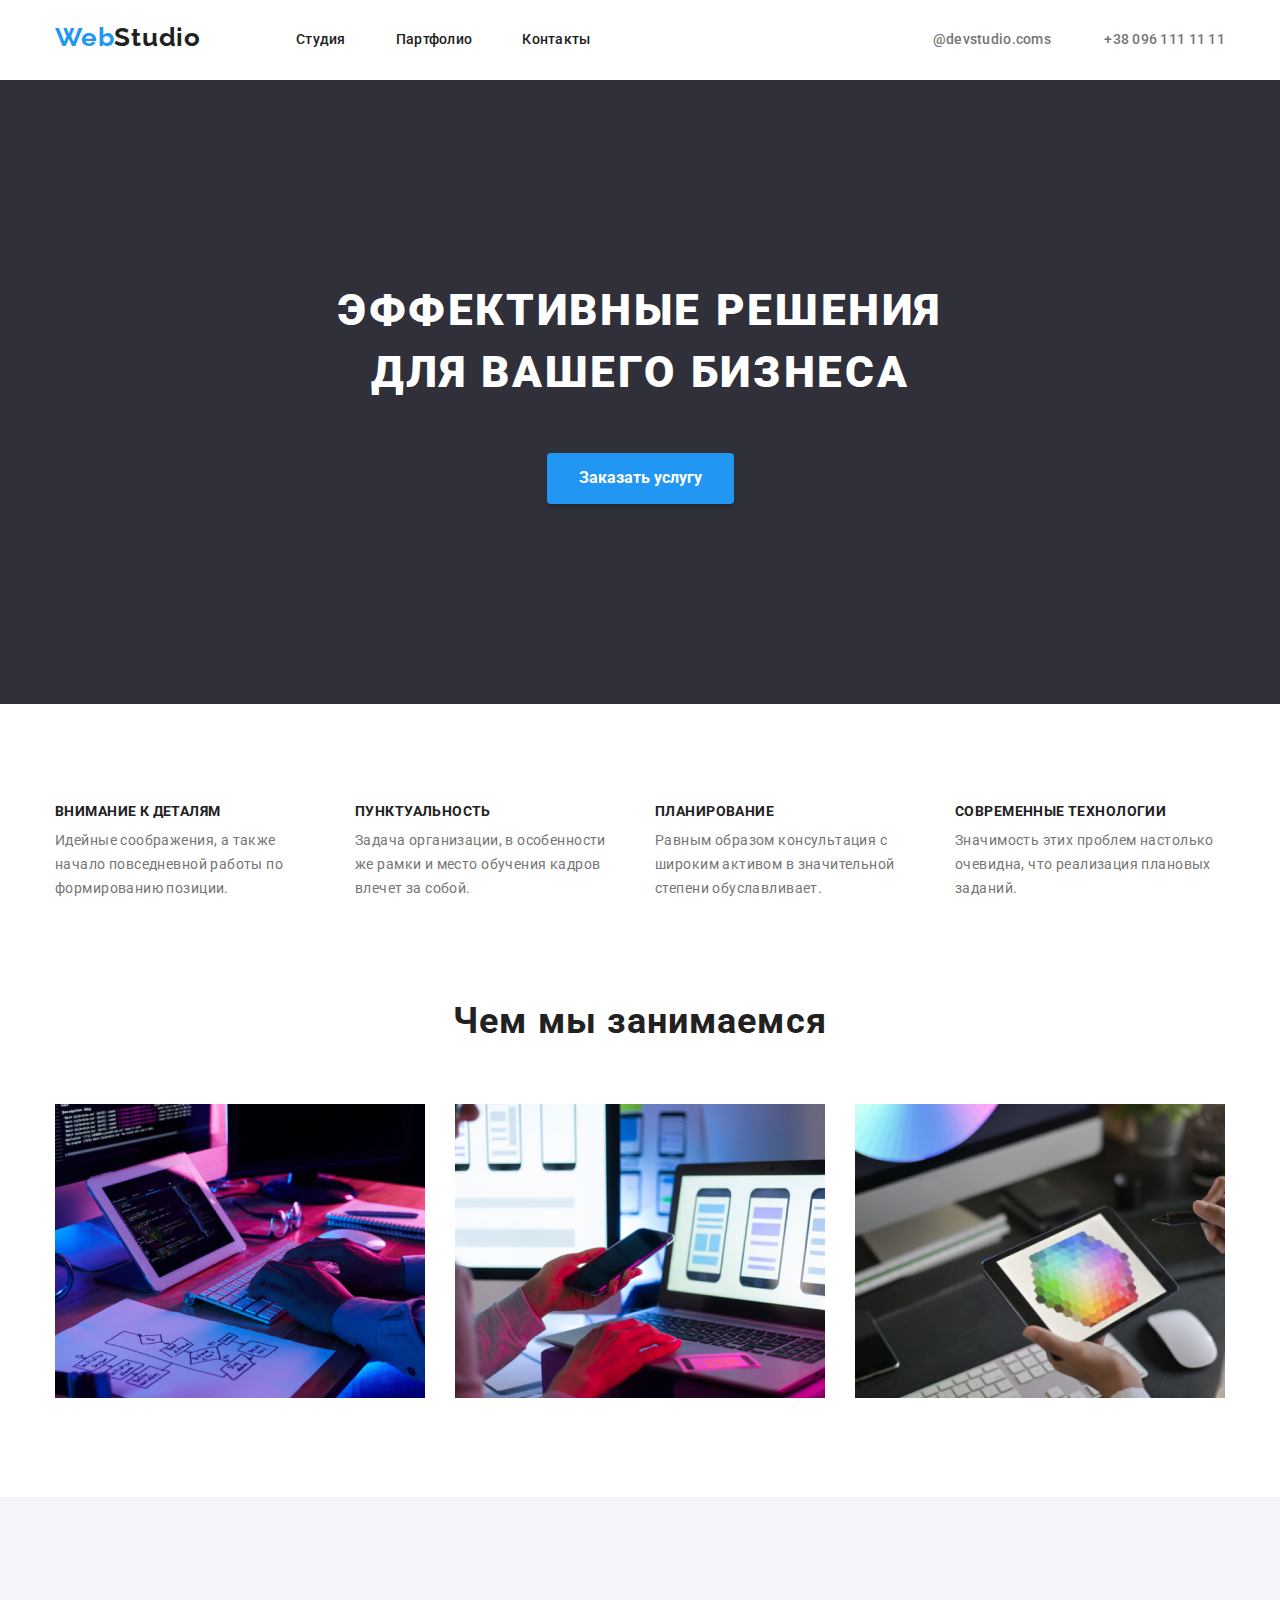
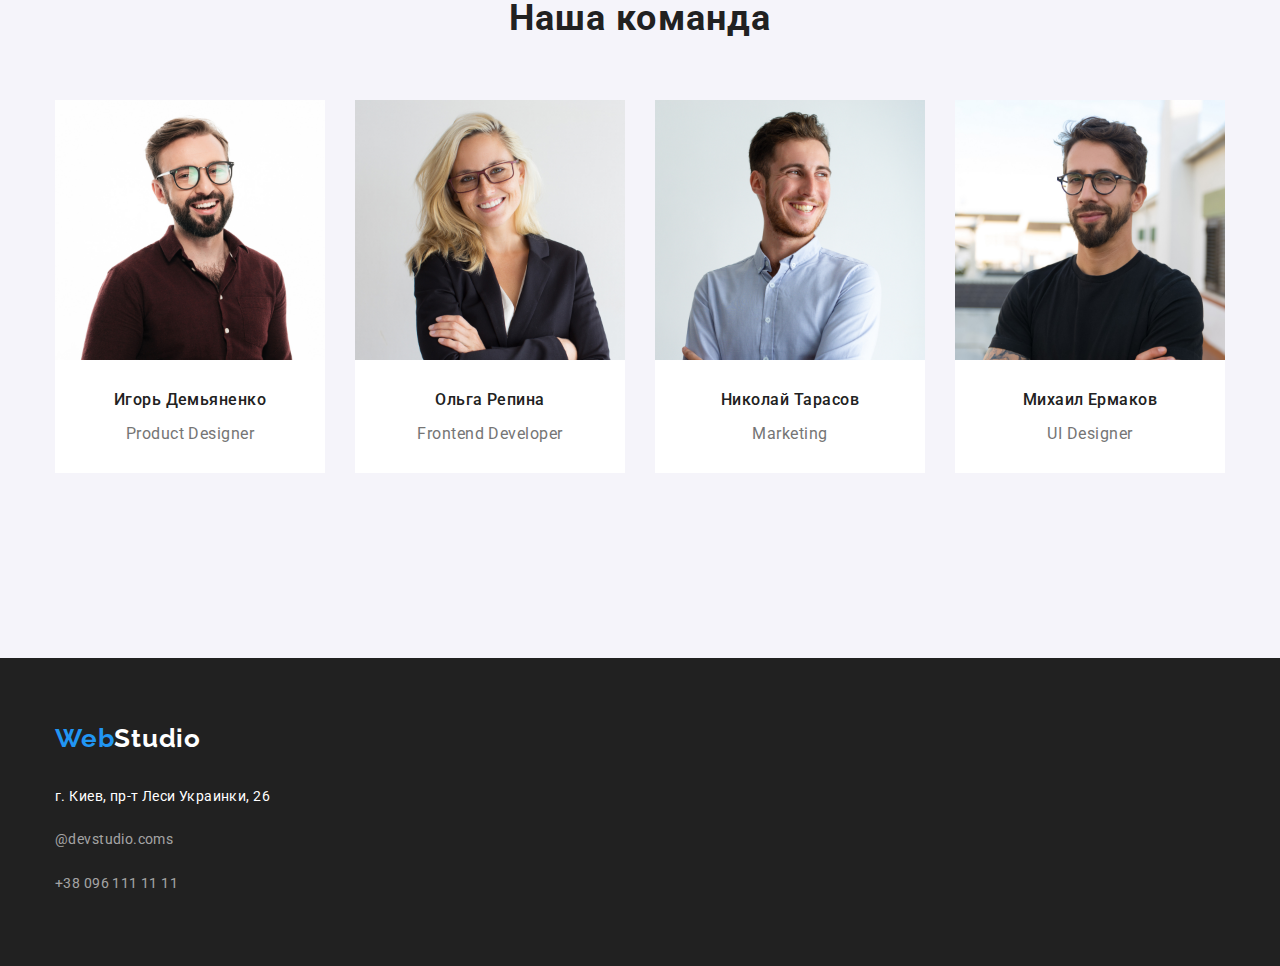
<file: index.html>
<!DOCTYPE html>
<html lang="en">
<head>
    <meta charset="UTF-8">
    <meta http-equiv="X-UA-Compatible" content="IE=edge">
    <meta name="viewport" content="width=device-width, initial-scale=1.0">
    <title>Home Work 1</title>
    <link href="https://fonts.googleapis.com/css2?family=Raleway:wght@700&family=Roboto:wght@400;500;700;900&display=swap"
        rel="stylesheet">
    <link rel="stylesheet" href="https://cdnjs.cloudflare.com/ajax/libs/modern-normalize/1.1.0/modern-normalize.min.css">
    <link rel="stylesheet" href="./css/style.css">
</head>
<body>
    <header>
        <div class="header">
            <nav class="nav">
                <a href="./index.html" class="logo header_logo"><span class="web">Web</span>Studio</a>
                <ul class="header_nav">
                    <li class="link_nav"><a href="" class="header_link">Cтудия</a></li>
                    <li class="link_nav"><a href="./portfolio.html" class="header_link">Партфолио<a></li>
                    <li class="link_nav"><a href="" class="header_link">Контакты</a></li>
                </ul>
            </nav>
            <adress class="header_adress">
                <ul class="header_contact">
                    <li class="link_contact"><a href="mailto:@devstudio.coms" class="header_link">@devstudio.coms</a></li>
                    <li class="link_contact"><a href="tel:+38 096 111 11 11" class="header_link">+38 096 111 11 11</a></li>
                </ul>
            </adress>
        </div>
    </header>
    <!--Main-->
    <main>

        <section class="hero">
            <div class="hero_box">
                <h1 class="heading hero_title">Эффективные решения для вашего бизнеса</h1>
                <a href="" class="hero_button">Заказать услугу</a>
            </div>
        </section>

        <section class="benefits_block">
            <!--<h2>Наши преимущества</h2>-->
            <ul class="benefits">
                <li class="benefit">
                    <h3 class="benefits_list">Внимание к деталям</h3>
                    <p class="benefits_description description">Идейные соображения, а также начало повседневной работы по формированию позиции.</p>
                </li>
                    
                <li class="benefit">
                    <h3 class="benefits_list">Пунктуальность</h3>
                    <p class="benefits_description description">Задача организации, в особенности же рамки и место обучения кадров влечет за собой.</p>
                </li>

                <li class="benefit">
                    <h3 class="benefits_list">Планирование</h3>
                    <p class="benefits_description description">Равным образом консультация с широким активом в значительной степени обуславливает.</p>
                </li>
                
                <li class="benefit">
                    <h3 class="benefits_list">Современные технологии</h3>
                    <p class="benefits_description description">Значимость этих проблем настолько очевидна, что реализация плановых заданий.</p>
                </li>
            </ul>
        </section>

        <section class="work">
            <h2 class="heading_work">Чем мы занимаемся</h2>
            <ul class="work_box"> 
                <li class="work_list">
                    <img src="./img/section3.jpg" alt="">
                </li>

                <li class="work_list">
                    <img src="./img/section1.jpg" alt="">
                </li>

                <li class="work_list"> 
                    <img src="./img/section2.jpg" alt="">
                </li>
            </ul>
        </section>

        <section class="team">
            <h2 class="heading_team">Наша команда</h2>
            <ul class="team_box">
                <li class="team_list">
                    <div class="team_img">
                        <img src="./img/demyanenko.jpg" alt="">
                    </div>
                    <h3 class="member_team">Игорь Демьяненко</h3>
                    <p class="member_discription description">Product Designer</p>
                </li>
                    
                <li class="team_list">
                    <div class="team_img">
                        <img src="./img/repina.jpg" alt="">
                    </div>
                    <h3 class="member_team">Ольга Репина</h3>
                    <p class="member_discription description">Frontend Developer</p>
                </li>
                    
                <li class="team_list">
                    <div class="team_img">
                        <img src="./img/tarasov.jpg" alt="">
                    </div>                    
                    <h3 class="member_team">Николай Тарасов</h3>
                    <p class="member_discription description">Marketing</p>
                </li>

                <li class="team_list">
                    <div class="team_img">
                        <img src="./img/ermakov.jpg" alt="">
                    </div>
                    <h3 class="member_team">Михаил Ермаков</h3>
                    <p class="member_discription description">UI Designer</p>
                </li>
            </ul>
        </section>
    </main>

    <footer class="footer">
        <div class="footer_box">
            <nav class="nav">
                <a href="./index.html" class="logo footer_logo"><span class="web">Web</span>Studio</a>
            </nav>

            <address>
                <p class="adress">г. Киев, пр-т Леси Украинки, 26</p>
    

                <ul class="footer_contact">
                    <li   li class="footer_list"><a href="mailto:@devstudio.coms" class="footer_link">@devstudio.coms</a></li>
                    <li class="footer_list"><a href="tel:+38 096 111 11 11" class="footer_link">+38 096 111 11 11</a></li>
                </ul>

        </address>
        </div>
    </footer>
</body>
</html>
</file>
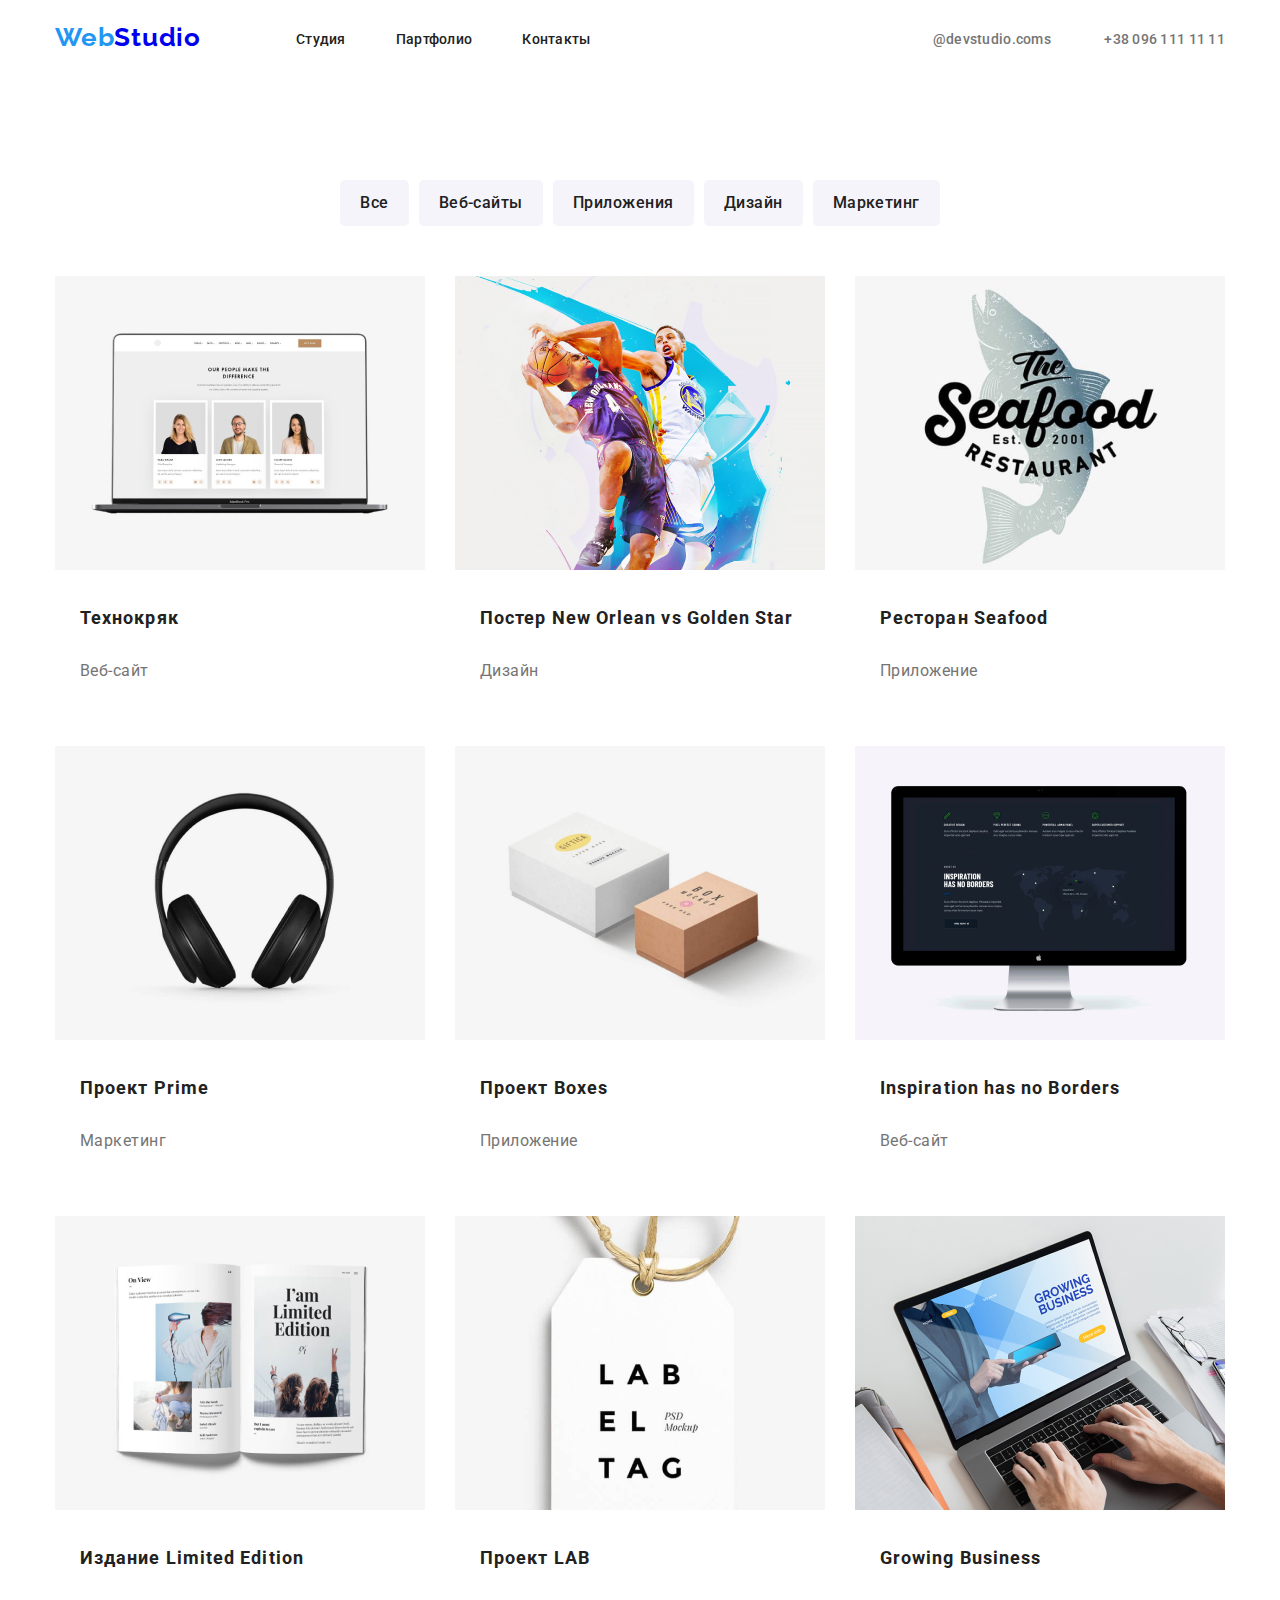
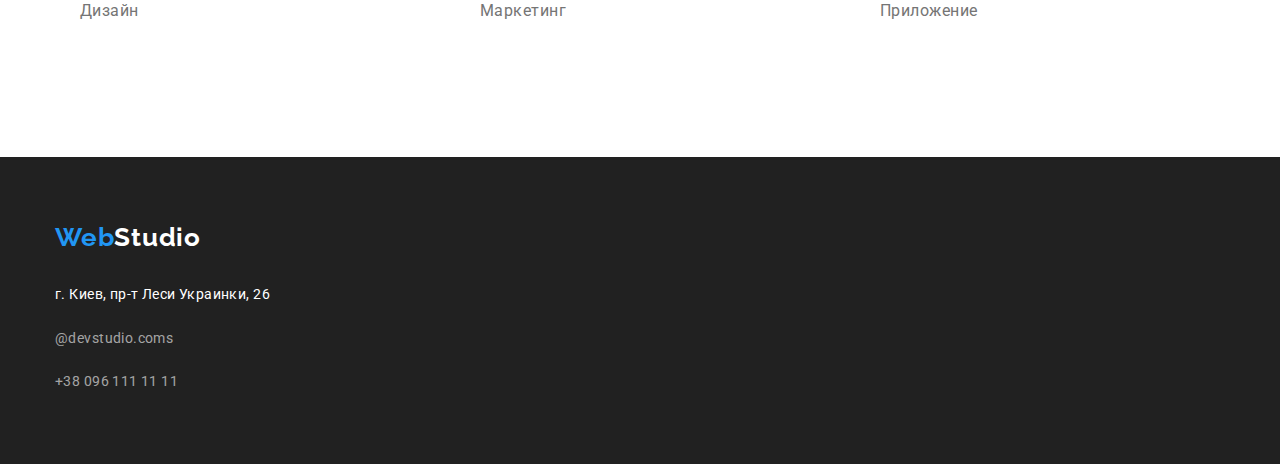
<file: portfolio.html>
<!DOCTYPE html>
<html lang="en">
<head>
    <meta charset="UTF-8">
    <meta http-equiv="X-UA-Compatible" content="IE=edge">
    <meta name="viewport" content="width=device-width, initial-scale=1.0">
    <title>Document</title>
    <link href="https://fonts.googleapis.com/css2?family=Raleway:wght@700&family=Roboto:wght@400;500;700;900&display=swap"
        rel="stylesheet">
    <link rel="stylesheet" href="https://cdnjs.cloudflare.com/ajax/libs/modern-normalize/1.1.0/modern-normalize.min.css">
    <link rel="stylesheet" href="./css/style.css">
</head>
<body>
    <header>
        <div class="header">
            <nav class="nav">
                <a href="./index.html" class="logo"><span class="web">Web</span>Studio</a>
                <ul class="header_nav">
                    <li class="link_nav"><a href="" class="header_link">Cтудия</a></li>
                    <li class="link_nav"><a href="./portfolio.html" class="header_link">Партфолио<a></li>
                    <li class="link_nav"><a href="" class="header_link">Контакты</a></li>
                </ul>
            </nav>
            <adress class="header_adress">
                <ul class="header_contact">
                    <li class="link_contact"><a href="mailto:@devstudio.coms" class="header_link">@devstudio.coms</a></li>
                    <li class="link_contact"><a href="tel:+38 096 111 11 11" class="header_link">+38 096 111 11 11</a></li>
                </ul>
            </adress>
        </div>
    </header>
    <main class="portfolio_main">

        <nav>
            <ul class="filtrs">
                <li class="filtr"><button>Все</button></li>
                <li class="filtr"><button>Веб-сайты</button></li>
                <li class="filtr"><button>Приложения</button></li>
                <li class="filtr"><button>Дизайн</button></li>
                <li class="filtr"><button>Маркетинг</button></li>
            </ul>
        </nav>

        <section class="project">
            <ul class="project_box">

                <li class="project_list">
                    <a href="">
                        <div>
                            <img src="./img/Технокряк.jpg" alt="" class="project_img">
                        </div>
                        <h1 class="heading_project">Технокряк</h1>
                        <p class="description_project description">Веб-сайт</p>
                    </a>
                </li>

                <li class="project_list">
                    <a href="">
                        <div>
                            <img src="./img/Постер New Orlean vs Golden Star.jpg" alt="" class="project_img">
                        </div>
                        <h1 class="heading_project">Постер New Orlean vs Golden Star</h1>
                        <p class="description_project description">Дизайн</p>
                    </a>
                </li>

                <li class="project_list">
                    <a href="">
                        <div>
                            <img src="./img/Ресторан Seafood.jpg" alt="" class="project_img">
                        </div>
                        <h1 class="heading_project">Ресторан Seafood</h1>
                        <p class="description_project description">Приложение</p>
                    </a>
                </li>

                <li class="project_list">
                    <a href="">
                        <div>
                            <img src="./img/Проект Prime.jpg" alt="" class="project_img">
                        </div>
                        <h1 class="heading_project">Проект Prime</h1>
                        <p class="description_project description">Маркетинг</p>
                    </a>
                </li>

                <li class="project_list">
                    <a href="">
                        <div>
                            <img src="./img/Проект Boxes.jpg" alt="" class="project_img">
                        </div>
                        <h1 class="heading_project">Проект Boxes</h1>
                        <p class="description_project description">Приложение</p>
                    </a>
                </li>

                <li class="project_list">
                    <a href="">
                        <div>
                            <img src="./img/Inspiration has no Borders.jpg" alt="" class="project_img">
                        </div>
                        <h1 class="heading_project">Inspiration has no Borders</h1>
                        <p class="description_project description">Веб-сайт</p>
                    </a>
                </li>

                <li class="project_list">
                    <a href="">
                        <div>
                            <img src="./img/Издание Limited Edition.jpg" alt="" class="project_img">
                        </div>
                        <h1 class="heading_project">Издание Limited Edition</h1>
                        <p class="description_project description">Дизайн</p>
                    </a>
                </li>

                <li class="project_list">
                    <a href="">
                        <div>
                            <img src="./img/Проект LAB.jpg" alt="" class="project_img">
                        </div>
                        <h1 class="heading_project">Проект LAB</h1>
                        <p class="description_project description">Маркетинг</p>
                    </a>
                </li>

                <li class="project_list">
                    <a href="">
                        <div>
                            <img src="./img/Growing Business.jpg" alt="" class="project_img">
                        </div>
                        <h1 class="heading_project">Growing Business</h1>
                        <p class="description_project description">Приложение</p>
                    </a>
                </li>
            </ul>
        </section>
    </main>
    <footer class="footer">
        <div class="footer_box">
            <nav class="nav">
                <a href="./index.html" class="logo footer_logo"><span class="web">Web</span>Studio</a>
            </nav>
    
            <address>
                <p class="adress">г. Киев, пр-т Леси Украинки, 26</p>
    
    
                <ul class="footer_contact">
                    <li li class="footer_list"><a href="mailto:@devstudio.coms" class="footer_link">@devstudio.coms</a></li>
                    <li class="footer_list"><a href="tel:+38 096 111 11 11" class="footer_link">+38 096 111 11 11</a></li>
                </ul>
    
            </address>
        </div>
    </footer>
</body>
</html>
</file>
<file: css/style.css>
html {
  box-sizing: border-box;
}

*,
*::before,
*::after {
  box-sizing: inherit;
}

:root {
  /*colors*/
  --primary_color: #fff;
  --color_nav: #212121;
  --accent: #2196f3;
  --color_contact: #757575;
  --color_h: #212121;

  --margin_benefits: 90px;
}

body {
  background-color: var(--primary_color);
  font-family: Roboto, sans-serif;
}
h1,
h2,
h3,
h4,
h5,
h6 {
  color: var(--color_h);
}
.description {
  color: var(--color_contact);
}

/*header*/
.header {
  display: flex;
  width: 1200px;
  padding-left: 15px;
  padding-right: 15px;
  margin-left: auto;
  margin-right: auto;
  align-items: center;
}
.header_logo {
  color: var(--color_nav);
}
.header_nav {
  padding: 0;
  margin-left: 95px;
  margin-top: 0;
  margin-bottom: 0;
}
.header_link {
  display: block;
  padding-top: 32px;
  padding-bottom: 32px;
}
.link_nav:not(:first-child) {
  margin-left: 50px;
}
.link_contact:not(:last-child) {
  margin-right: 50px;
}

.header_nav,
.nav,
.header_adress {
  display: flex;
}
.header_adress {
  margin-left: auto;
}
.header_contact {
  padding: 0;
}
.link_contact {
  display: inline-block;
}
.link_contact,
.link_nav {
  list-style-type: none;
}
.logo {
  display: block;
  font-family: "Raleway", "san-serif";
  font-weight: bold;
  font-size: 26px;
  line-height: 1.2;
  letter-spacing: 0.03em;
  padding-top: 22px;
  padding-bottom: 25px;
}
.header_nav,
.header_contact {
  font-weight: 500;
  font-size: 14px;
  line-height: 1.14;
  letter-spacing: 0.02em;
}
.header_contact {
  margin-top: 0;
  margin-bottom: 0;
}
header a {
  text-decoration: none;
}
.web {
  color: var(--accent);
}
.link_nav a {
  color: var(--color_nav);
}
.link_contact a {
  color: var(--color_contact);
}
.header_link:hover,
.header_link:focus {
  color: var(--accent);
}
.test {
  display: inline-block;
  margin: 0 auto;
  width: 500px;
  height: 100px;
  background-color: #212121;
}
/*hero*/
.hero {
  background-color: #212121;
  background-image: url(../img/Bg.png);
  text-align: center;
}
.hero_box {
  width: 1170px;
  margin: 0 auto;
  padding: 200px 235px;
}
.hero_title {
  font-weight: 900;
  font-size: 44px;
  line-height: 1.4;
  letter-spacing: 0.06em;
  text-transform: uppercase;
}
.hero_button {
  font-weight: bold;
  font-size: 16px;
  line-height: 1.9;
  text-decoration: none;
  display: inline-block;
  margin-left: auto;
  margin-right: auto;
  margin-top: 50px;
  padding: 10px 32px;
  background: #2196f3;
  box-shadow: 0px 4px 4px rgba(0, 0, 0, 0.15);
  border-radius: 4px;
}
.hero_title,
.hero_button {
  color: #fff;
}
.hero_title {
  margin: 0;
}
/*benefits*/
.benefits_block {
  margin-top: 100px;
}
.benefits {
  width: 1200px;
  padding-left: 15px;
  padding-right: 15px;
  display: flex;
  flex-wrap: wrap;
  margin: 0 auto;
}
.benefit {
  list-style-type: none;
  flex-basis: calc((100% - 90px) / 4);
}
.benefit:not(:first-child) {
  margin-left: 30px;
}
.benefits .benefits_list {
  font-weight: bold;
  font-size: 14px;
  line-height: 1.1;
  letter-spacing: 0.03em;
  text-transform: uppercase;
}
.benefits_list {
  margin: 0;
  text-align: left;
  padding: 0;
}
.benefits_description {
  font-size: 14px;
  line-height: 1.7;
  letter-spacing: 0.03em;
  text-align: left;
  margin-top: 10px;
  margin-bottom: 0;
}

/*Чем мы занимаемся*/
.heading_work,
.heading_team {
  font-weight: bold;
  font-size: 36px;
  line-height: 1.2;
  letter-spacing: 0.03em;
}
.work {
  margin-top: 100px;
}
.heading_work {
  margin: 0;
  text-align: center;
}
.work_box {
  display: flex;
  flex-wrap: wrap;
  width: 1200px;
  padding-left: 15px;
  padding-right: 15px;
  margin-right: auto;
  margin-left: auto;
  margin-top: 60px;
}
.work_list {
  list-style-type: none;
}
.work_list:not(:first-child) {
  margin-left: 30px;
}

/*dream team*/
.team {
  margin-top: 95px;
  background-color: #f5f4fa;
  padding-top: 100px;
  padding-bottom: 95px;
}
.heading_team {
  margin: 0;
  text-align: center;
}
.team_box {
  display: flex;
  flex-wrap: wrap;
  width: 1200px;
  padding-left: 15px;
  padding-right: 15px;
  margin: 60px auto 90px auto;
}
.team_list {
  list-style-type: none;
  flex-basis: calc((100% - 90px) / 4);
  background-color: #fff;
}
.team_list:not(:first-child) {
  margin-left: 30px;
}
.team_img > img {
  display: block;
  max-width: 100%;
}
.member_team {
  font-weight: 500;
  font-size: 16px;
  line-height: 1.2;
  letter-spacing: 0.03em;
  text-align: center;
  margin: 30px 0 15px 0;
}
.member_discription {
  font-size: 16px;
  line-height: 1.2;
  letter-spacing: 0.03em;
  margin: 0;
  text-align: center;
  padding-bottom: 30px;
}

/*footer*/
.footer {
  background-color: #212121;
  padding-bottom: 60px;
}
.footer_box {
  width: 1200px;
  padding-left: 15px;
  padding-right: 15px;
  margin: 0 auto;
}
.footer_box .adress {
  color: #fff;
  margin-bottom: 10px;
}
.footer_contact a {
  text-decoration: none;
}
.footer_list {
  list-style-type: none;
  margin: 0;
  padding: 10px 0 10px 0;
}
.footer_link {
  color: #ffffff99;
}
.adress,
.footer_contact {
  font-style: normal;
  font-size: 14px;
  line-height: 1.7;
  letter-spacing: 0.03em;
  padding: 0;
  margin: 0;
}
.footer_logo {
  color: #fff;
  padding-top: 65px;
  padding-bottom: 30px;
  margin: 0;
  text-decoration: none;
}

/*portfolio*/
.portfolio_main {
  margin-bottom: 100px;
}
.filtrs {
  width: 1200px;
  padding-left: 15px;
  padding-right: 15px;
  display: flex;
  justify-content: center;
  margin: 0 auto;
}
.filtr {
  list-style-type: none;
}
.filtr:not(:first-child) {
  margin-left: 10px;
}
.filtr button {
  background-color: #f5f4fa;
  color: var(--color_h);

  font-weight: 500;
  font-size: 16px;
  line-height: 1.6;
  letter-spacing: 0.03em;

  padding: 10px 20px;
  border-radius: 5px;
  border: none;
}

.filtr button:hover,
.filtr button:focus {
  background-color: var(--accent);
  color: var(--primary_color);
}
.filtr:hover,
.filtr:focus {
  color: #fff;
  background-color: var(--accent);
}
.heading_project {
  font-weight: bold;
  font-size: 18px;
  line-height: 2;
  letter-spacing: 0.06em;
  margin-top: 30px;
  margin-bottom: 20px;
  padding-left: 25px;
}
.description_project {
  font-size: 16px;
  line-height: 1.9;
  letter-spacing: 0.03em;
  margin: 0;
  padding-left: 25px;
}
.portfolio_main {
  margin-top: 100px;
}
.project {
  margin-top: 50px;
}
.project_box {
  width: 1200px;
  padding-left: 15px;
  padding-right: 15px;
  margin: 0 auto;
  display: flex;
  flex-wrap: wrap;
}
.project_list {
  list-style-type: none;
  flex-basis: calc((100% - 60px) / 3);
  margin-right: 30px;
  margin-bottom: 30px;
  padding-bottom: 30px;
}
.project_list a {
  text-decoration: none;
}
.project_img {
  display: block;
  max-width: 100%;
}
.project_list:nth-child(3n) {
  margin-right: 0;
}
.project_list:nth-last-child(-n + 3) {
  margin-bottom: 0;
}
.project_list:nth-child(-n + 3) {
  margin-top: 0;
}
</file>
